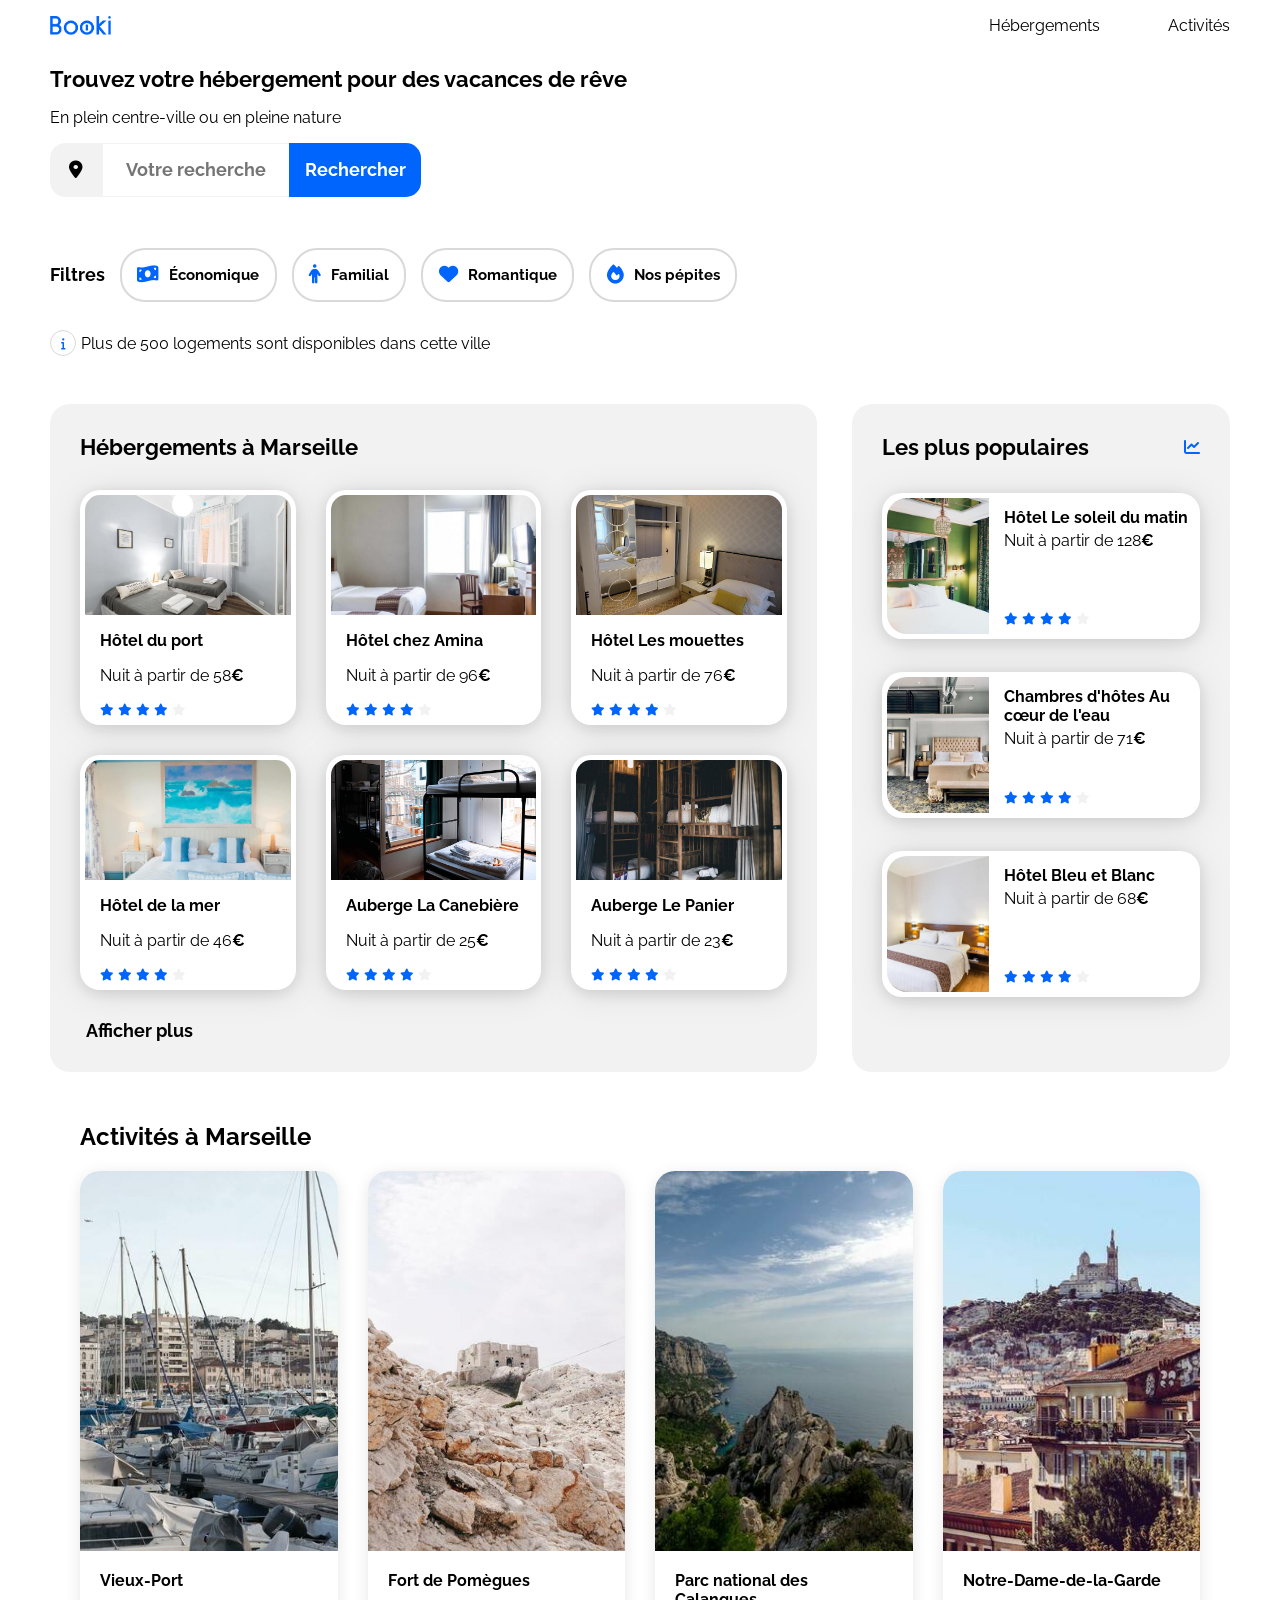
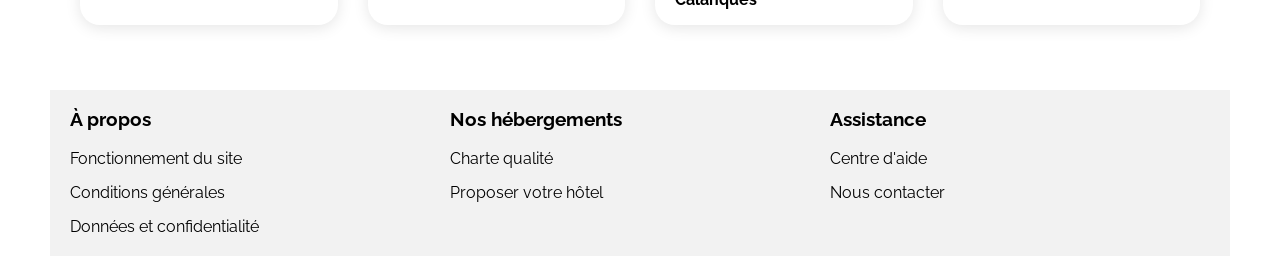
<file: projet 2/index.html>
<!DOCTYPE html>
<html lang="fr">

<head>
    <meta charset="UTF-8">
    <meta name="viewport" content="width=device-width, initial-scale=1.0">
    <title>Booki</title>
    <link rel="preconnect" href="https://fonts.googleapis.com">
    <link rel="preconnect" href="https://fonts.gstatic.com" crossorigin>
    <link href="https://fonts.googleapis.com/css2?family=Raleway:wght@400;500;700&display=swap" rel="stylesheet">
    <link rel="stylesheet" href="https://cdnjs.cloudflare.com/ajax/libs/font-awesome/6.2.1/css/all.min.css"
        integrity="sha512-MV7K8+y+gLIBoVD59lQIYicR65iaqukzvf/nwasF0nqhPay5w/9lJmVM2hMDcnK1OnMGCdVK+iQrJ7lzPJQd1w=="
        crossorigin="anonymous" referrerpolicy="no-referrer" />
    <link rel="stylesheet" href="./css/style.css">
</head>

<body>
    <div class="main-container">
        <header>
            <img src="./images/logo/Booki.png" alt="Booki">
            <nav>
                <ul class="navi">
                    <li><a href="#hebergements">Hébergements</a></li>
                    <li><a href="#activité-marseille">Activités</a></li>
                </ul>
            </nav>
        </header>
        <main>
            <div class="headline">
                <h1>Trouvez votre hébergement pour des vacances de rêve</h1>
                <p>En plein centre-ville ou en pleine nature</p>
            </div>
            <form>
                <div class="search-bar">
                    <div class="search-icone">
                        <i class="fa-solid fa-location-dot"></i>
                    </div>
                    <input type="text" placeholder="Votre recherche">
                    <button type="button" class="search-button">
                        <span class="button-text">Rechercher</span>
                        <span class="button-icon"><i class="fa-solid fa-magnifying-glass fa-lg"></i></span>
                    </button>
                </div>
            </form>
            <ul class="list-filtre">
                <li><span class="title">Filtres</span></li>
                <li class="filtre">
                    <i class="fa-solid fa-money-bill-wave fa-lg"></i>
                    Économique
                </li>
                <li class="filtre">
                    <i class="fa-solid fa-person fa-lg"></i>
                    Familial
                </li>
                <li class="filtre">
                    <i class="fa-solid fa-heart fa-lg"></i>
                    Romantique
                </li>
                <li class="filtre">
                    <i class="fa-solid fa-fire fa-lg"></i>
                    Nos pépites
                </li>
            </ul>
            <div class="info-nb">
                <span class="i">
                    <i class="fa-solid fa-info fa-xs"></i>
                </span>
                <p class="info">Plus de 500 logements sont disponibles dans cette ville</p>
            </div>

            <div class="hebergements-and-populaires">
                <section class="hebergements" id="hebergements">
                    <h2 class="section-title">Hébergements à Marseille</h2>
                    <div class="hebergement-card">
                        <a href="#">
                            <article class="card">
                                <img src="./images/hebergements/fred-kleber.jpg" alt="Image de la chambre d'hôtel montrant deux lits et une fenetre">
                                <div class="card-content">
                                    <div class="card-txt">
                                        <h3 class="card-title">Hôtel du port</h3>
                                        <p class="card-subtitle">Nuit à partir de 58<span class="euro">€</span></p>
                                    </div>
                                    <div class="card-rating">
                                        <i class="fa-xs fa-solid fa-star" aria-hidden="true"></i>
                                        <i class="fa-xs fa-solid fa-star" aria-hidden="true"></i>
                                        <i class="fa-xs fa-solid fa-star" aria-hidden="true"></i>
                                        <i class="fa-xs fa-solid fa-star" aria-hidden="true"></i>
                                        <i class="fa-xs fa-solid fa-star neutral-star" aria-hidden="true"></i>
                                        <span class="sr-only">Note de 4 sur 5</span>
                                    </div>
                                </div>
                            </article>
                        </a>
                        <a href="#">
                            <article class="card">
                                <img src="./images/hebergements/febrian-zakaria.jpg" alt="Image de la chambre d'hôtel montrant deux lits et un bureau">
                                <div class="card-content">
                                    <div class="card-txt">
                                        <h3 class="card-title">Hôtel chez Amina</h3>
                                        <p class="card-subtitle">Nuit à partir de 96<span class="euro">€</span></p>
                                    </div>
                                    <div class="card-rating">
                                        <i class="fa-xs fa-solid fa-star" aria-hidden="true"></i>
                                        <i class="fa-xs fa-solid fa-star" aria-hidden="true"></i>
                                        <i class="fa-xs fa-solid fa-star" aria-hidden="true"></i>
                                        <i class="fa-xs fa-solid fa-star" aria-hidden="true"></i>
                                        <i class="fa-xs fa-solid fa-star neutral-star" aria-hidden="true"></i>
                                        <span class="sr-only">Note de 4 sur 5</span>
                                    </div>
                                </div>
                            </article>
                        </a>
                        <a href="#">
                            <article class="card">
                                <img src="./images/hebergements/reisetopia.jpg" alt="Image de la chambre d'hôtel montrant un lit avec dressing">
                                <div class="card-content">
                                    <div class="card-txt">
                                        <h3 class="card-title">Hôtel Les mouettes</h3>
                                        <p class="card-subtitle">Nuit à partir de 76<span class="euro">€</span></p>
                                    </div>
                                    <div class="card-rating">
                                        <i class="fa-xs fa-solid fa-star" aria-hidden="true"></i>
                                        <i class="fa-xs fa-solid fa-star" aria-hidden="true"></i>
                                        <i class="fa-xs fa-solid fa-star" aria-hidden="true"></i>
                                        <i class="fa-xs fa-solid fa-star" aria-hidden="true"></i>
                                        <i class="fa-xs fa-solid fa-star neutral-star" aria-hidden="true"></i>
                                        <span class="sr-only">Note de 4 sur 5</span>
                                    </div>
                                </div>
                            </article>
                        </a>
                        <a href="#">
                            <article class="card">
                                <img src="./images/hebergements/annie-spratt.jpg" alt="Image de la chambre d'hôtel montrant un grand lit avec un tableau ambiance mer">
                                <div class="card-content">
                                    <div class="card-txt">
                                        <h3 class="card-title">Hôtel de la mer</h3>
                                        <p class="card-subtitle">Nuit à partir de 46<span class="euro">€</span></p>
                                    </div>
                                    <div class="card-rating">
                                        <i class="fa-xs fa-solid fa-star" aria-hidden="true"></i>
                                        <i class="fa-xs fa-solid fa-star" aria-hidden="true"></i>
                                        <i class="fa-xs fa-solid fa-star" aria-hidden="true"></i>
                                        <i class="fa-xs fa-solid fa-star" aria-hidden="true"></i>
                                        <i class="fa-xs fa-solid fa-star neutral-star" aria-hidden="true"></i>
                                        <span class="sr-only">Note de 4 sur 5</span>
                                    </div>
                                </div>
                            </article>
                        </a>
                        <a href="#">
                            <article class="card">
                                <img src="./images/hebergements/marcus-loke.jpg" alt="Image de la chambre montrant un lit superposé et deux fenêtres">
                                <div class="card-content">
                                    <div class="card-txt">
                                        <h3 class="card-title">Auberge La Canebière</h3>
                                        <p class="card-subtitle">Nuit à partir de 25<span class="euro">€</span></p>
                                    </div>
                                    <div class="card-rating">
                                        <i class="fa-xs fa-solid fa-star" aria-hidden="true"></i>
                                        <i class="fa-xs fa-solid fa-star" aria-hidden="true"></i>
                                        <i class="fa-xs fa-solid fa-star" aria-hidden="true"></i>
                                        <i class="fa-xs fa-solid fa-star" aria-hidden="true"></i>
                                        <i class="fa-xs fa-solid fa-star neutral-star" aria-hidden="true"></i>
                                        <span class="sr-only">Note de 4 sur 5</span>
                                    </div>
                                </div>
                            </article>
                        </a>
                        <a href="#">
                            <article class="card">
                                <img src="./images/hebergements/nicate-lee.jpg" alt="Image montrant une chambre comportant 2 lits superposés en bois">
                                <div class="card-content">
                                    <div class="card-txt">
                                        <h3 class="card-title">Auberge Le Panier</h3>
                                        <p class="card-subtitle">Nuit à partir de 23<span class="euro">€</span></p>
                                    </div>
                                    <div class="card-rating">
                                        <i class="fa-xs fa-solid fa-star" aria-hidden="true"></i>
                                        <i class="fa-xs fa-solid fa-star" aria-hidden="true"></i>
                                        <i class="fa-xs fa-solid fa-star" aria-hidden="true"></i>
                                        <i class="fa-xs fa-solid fa-star" aria-hidden="true"></i>
                                        <i class="fa-xs fa-solid fa-star neutral-star" aria-hidden="true"></i>
                                        <span class="sr-only">Note de 4 sur 5</span>
                                    </div>
                                </div>
                            </article>
                        </a>
                    </div>
                    <button type="button" class="load-more">Afficher plus</button>
                </section>
                <section class="populaires">
                    <div class="populaires-title">
                        <h2 class="section-title">Les plus populaires</h2>
                        <i class="fa-solid fa-chart-line" aria-hidden="true"></i>
                    </div>
                    <div class="populaires-cards">
                        <a href="#">
                            <article class="card">
                                <img src="./images/hebergements/emile-guillemot.jpg" alt="Image de la chambre d'hôtel montrant un lit avec un grand miroir au dessus">
                                <div class="card-content">
                                    <div class="card-txt">
                                        <h3 class="card-title">Hôtel Le soleil du matin</h3>
                                        <p class="card-subtitle">Nuit à partir de 128<span class="euro">€</span></p>
                                    </div>
                                    <div class="card-rating">
                                        <i class="fa-xs fa-solid fa-star" aria-hidden="true"></i>
                                        <i class="fa-xs fa-solid fa-star" aria-hidden="true"></i>
                                        <i class="fa-xs fa-solid fa-star" aria-hidden="true"></i>
                                        <i class="fa-xs fa-solid fa-star" aria-hidden="true"></i>
                                        <i class="fa-xs fa-solid fa-star neutral-star" aria-hidden="true"></i>
                                        <span class="sr-only">Note de 4 sur 5</span>
                                    </div>
                                </div>
                            </article>
                        </a>
                        <a href="#">
                            <article class="card">
                                <img src="./images/hebergements/aw-creative.jpg" alt="Image de la chambre d'hôtel moderne montrant une chambre spacieuse avec un grand lit">
                                <div class="card-content">
                                    <div class="card-txt">
                                        <h3 class="card-title">Chambres d'hôtes Au cœur de l'eau</h3>
                                        <p class="card-subtitle">Nuit à partir de 71<span class="euro">€</span></p>
                                    </div>
                                    <div class="card-rating">
                                        <i class="fa-xs fa-solid fa-star" aria-hidden="true"></i>
                                        <i class="fa-xs fa-solid fa-star" aria-hidden="true"></i>
                                        <i class="fa-xs fa-solid fa-star" aria-hidden="true"></i>
                                        <i class="fa-xs fa-solid fa-star" aria-hidden="true"></i>
                                        <i class="fa-xs fa-solid fa-star neutral-star" aria-hidden="true"></i>
                                        <span class="sr-only">Note de 4 sur 5</span>
                                    </div>
                                </div>
                            </article>
                        </a>
                        <a href="#">
                            <article class="card">
                                <img src="./images/hebergements/febrian-zakaria2.jpg" alt="Image de la chambre d'hôtel montrant un lit">
                                <div class="card-content">
                                    <div class="card-txt">
                                        <h3 class="card-title">Hôtel Bleu et Blanc</h3>
                                        <p class="card-subtitle">Nuit à partir de 68<span class="euro">€</span></p>
                                    </div>
                                    <div class="card-rating">
                                        <i class="fa-xs fa-solid fa-star" aria-hidden="true"></i>
                                        <i class="fa-xs fa-solid fa-star" aria-hidden="true"></i>
                                        <i class="fa-xs fa-solid fa-star" aria-hidden="true"></i>
                                        <i class="fa-xs fa-solid fa-star" aria-hidden="true"></i>
                                        <i class="fa-xs fa-solid fa-star neutral-star" aria-hidden="true"></i>
                                        <span class="sr-only">Note de 4 sur 5</span>
                                    </div>
                                </div>
                            </article>
                        </a>
                    </div>
                </section>
            </div>
            <section class="act-marseille" id="activité-marseille">
                <h2>Activités à Marseille</h2>
                <div class="act-mars">
                    <a href="#">
                        <article class="act-cards">
                            <img src="./images/activités/reno-laithienne.jpg" alt="Le Vieux port">
                            <h3 class="card-title">Vieux-Port</h3>
                        </article>
                    </a>
                    <a href="#">
                        <article class="act-cards">
                            <img src="./images/activités/paul-hermann.jpg" alt="Image du Fort de Pomègues">
                            <h3 class="card-title">Fort de Pomègues</h3>
                        </article>
                    </a>
                    <a href="#">
                        <article class="act-cards">
                            <img src="./images/activités/kilyan-sockalingum.jpg" alt="Image montrant un paysage rocheux avec un fond de mer">
                            <h3 class="card-title">Parc national des Calanques</h3>
                        </article>
                    </a>
                    <a href="#">
                        <article class="act-cards">
                            <img src="./images/activités/florian-wehde.jpg" alt="Image de la ville montrant Notre-Dame-de-la-Garde">
                            <h3 class="card-title">Notre-Dame-de-la-Garde</h3>
                        </article>
                    </a>
                </div>
            </section>
        </main>
        <footer>
            <div class="footer-column">
                <h3>À propos</h3>
                <ul>
                    <li><a href="#">Fonctionnement du site</a></li>
                    <li><a href="#">Conditions générales</a></li>
                    <li><a href="#">Données et confidentialité</a></li>
                </ul>
            </div>
            <div class="footer-column">
                <h3>Nos hébergements</h3>
                <ul>
                    <li><a href="#">Charte qualité</a></li>
                    <li><a href="#">Proposer votre hôtel</a></li>
                </ul>
            </div>
            <div class="footer-column">
                <h3>Assistance</h3>
                <ul>
                    <li><a href="#">Centre d'aide</a></li>
                    <li><a href="#">Nous contacter</a></li>
                </ul>
            </div>
        </footer>
    </div>
</body>
</html>
</file>
<file: projet 2/css/style.css>
* {
    font-family: 'Raleway', sans-serif;
}

body {
    margin: 0;
}

:root {
    --main-color: #0065FC;
    --main-bg-color: #F2F2F2;
    --filter-bg-color: #DEEBFF;
}

.fa-solid {
    color: var(--main-color);
}

.main-container {
    max-width: 1440px;
    padding: 0 50px;
    box-sizing: border-box;
    margin: 0 auto;
}

a {
    color: inherit;
    text-decoration: none;
}

.section-title {
    margin: 0;
    font-size: 22px;
}

.card {
    background-color: white;
    border-radius: 20px;
    padding: 5px;
    filter: drop-shadow(0px 3px 15px rgba(0, 0, 0, 0.1));
}

.card img {
    object-fit: cover;
}

.card-title {
    font-size: 16px;
}

.euro {
    font-weight: 700;
}

.neutral-star {
    color: var(--main-bg-color);
}

.hebergements-and-populaires {
    display: flex;
    justify-content: space-between;
}

.hebergements-and-populaires section {
    background-color: var(--main-bg-color);
    border-radius: 20px;
    padding: 30px;
    box-sizing: border-box;
}

.hebergements {
    width: 65%;
}

.populaires {
    width: 32%;
}

.populaires-title {
    display: flex;
    justify-content: space-between;
    align-items: center;
}

.populaires-cards .card {
    display: flex;
    margin-top: 33px;
}

.populaires-cards img {
    width: 33%;
    height: 136px;
    border-top-left-radius: 20px;
    border-bottom-left-radius: 20px;
}

.populaires-cards .card-content {
    width: 67%;
    padding-left: 15px;
    display: flex;
    flex-direction: column;
    justify-content: space-between;
    box-sizing: border-box;
}

.populaires-cards .card-title {
    margin-top: 10px;
    margin-bottom: 4px;
}

.populaires-cards .card-subtitle {
    margin: 0;
}

.populaires-cards .card-rating {
    margin-bottom: 5px;
}

.search-button .button-icon {
    display: none;
}

article.card {
    box-shadow: 0px 3px 15px 0px #0000001A;
}

.hebergement-card a {
    display: flex;
    flex: 1 1 calc((100% - 60px) / 3);
}

.hebergement-card {
    display: flex;
    flex-wrap: wrap;
    gap: 30px;
    margin-top: 30px;
}

.hebergement-card .card {
    display: flex;
    flex-direction: column;
    width: 100%;
    padding: 5px;
}

.hebergement-card .card img {
    width: 100%;
    height: 120px;
    object-fit: cover;
    border-radius: 15px 15px 0 0;
}

header {
    display: flex;
    justify-content: space-between;
    align-items: center;
}

header img {
    height: 19px;
    width: 61px;
}

nav ul li a:hover {
    border-top: 3px solid #0065FC;
    color: #0065FC;
}

nav ul li a {
    text-decoration: none;
    padding-top: 15px;
    border-top: 3px solid transparent;
}

ul.navi {
    display: flex;
    gap: 68px;
    list-style: none;
}

.search-bar {
    width: 377px;
    display: flex;
    align-items: center;
    padding-bottom: 35px;
}

.search-icone {
    display: flex;
    align-items: center;
    justify-content: center;
    background-color: #F2F2F2;
    width: 50px;
    border: 1px solid #F2F2F2;
    border-top-left-radius: 15px;
    border-bottom-left-radius: 15px;
    height: 52px;
    font-size: 18px;
}

.search-icone .fa-location-dot {
    color: rgb(0, 0, 0);
}

.search-bar input {
    display: flex;
    text-align: center;
    width: 182px;
    font-size: 18px;
    font-weight: 700;
    border-top: 1px solid #F2F2F2;
    border-bottom: 1px solid #F2F2F2;
    border-left: 1px solid #F2F2F2;
    border-right: none;
    outline: none;
    height: 50px;
}

.search-bar button {
    width: 132px;
    background-color: #0065FC;
    color: #FFFFFF;
    border: none;
    border-top-right-radius: 15px;
    border-bottom-right-radius: 15px;
    outline: none;
    height: 54px;
    font-size: 18px;
    font-weight: 700;
}

.search-button .fa-magnifying-glass {
    color: #ffffff;
}

.list-filtre {
    display: flex;
    align-items: center;
    gap: 15px;
    padding-left: 0;
    list-style: none;
}

.list-filtre .title {
    font-size: 18px;
    font-weight: 700;
}

.filtre {
    display: flex;
    align-items: center;
    gap: 10px;
    padding: 0 1.2vw;
    height: 50px;
    border-radius: 25px;
    border: 2px solid #D9D9D9;
    font-size: clamp(13px, 1.2vw, 17px);
    font-weight: 700;
}

.filtre .fa-solid {
    color: var(--main-color);
}

.filtre:hover {
    background-color: #DEEBFF;
}

.info-nb {
    display: flex;
    align-items: center;
    font-weight: 400;
    font-size: 16px;
    gap: 5px;
    padding-bottom: 35px;
}

.info-nb .fa-info {
    color: var(--main-color);
}

.i {
    display: flex;
    align-items: center;
    justify-content: center;
    border: 1px solid #D9D9D9;
    border-radius: 50%;
    width: 24px;
    height: 24px;
}

.load-more {
    background: none;
    border: none;
    cursor: pointer;
    font-weight: 700;
    display: flex;
    font-family: inherit;
    font-size: 18px;
    padding-top: 30px;
}

.headline h1 {
    font-size: 22px;
    font-weight: 700;
}

.act-mars {
    display: flex;
    flex-direction: row;
    gap: 30px;
}

.act-card {
    display: flex;
    flex-direction: column;
    overflow: hidden;
    border-top-left-radius: 20px;
    border-top-right-radius: 20px;
}

.act-mars a {
    flex: 1;
    display: flex;
    min-width: 0;
}

.act-cards img {
    width: 100%;
    height: 380px;
    object-fit: cover;
    border-radius: 20px 20px 0 0;
}

article.act-cards {
    width: 100%;
    box-shadow: 0px 3px 15px 0px #0000001A;
    border-radius: 20px;
}

footer {
    display: flex;
    background-color: #F2F2F2;
    margin-top: 35px;
    padding: 0px 20px 20px 20px;
}

footer ul {
    display: flex;
    flex-direction: column;
    margin: 0px;
    padding: 0px;
    list-style: none;
    gap: 15px;
}

section.act-marseille {
    padding: 30px;
}

.footer-column {
    flex: 1;
}

.act-mars .card-title {
    padding: 0px 20px;
}

.hebergement-card a .card .card-content {
    margin: 0px 15px;
}

@media (max-width: 1024px) {
    .hebergements-and-populaires {
        flex-direction: column;
        margin-bottom: 40px;
    }

    .hebergements {
        width: 100%;
    }

    .populaires {
        width: 100%;
        margin-top: 50px;
    }

    .populaires-cards {
        display: flex;
        flex-direction: row;
        justify-content: space-between;
    }

    .populaires-cards a {
        width: 30%;
    }

    .populaires-cards .card-title {
        font-size: 14px;
    }

    .populaires-cards .card-subtitle {
        font-size: 13px;
    }

    .act-mars .act-cards img {
        height: 200px;
    }
}

@media (max-width: 768px) {
    main {
        display: flex;
        flex-direction: column;
        width: 100%;
    }

    .main-container {
        margin: 0px;
        padding: 30px 0px 0px 0px;
    }

    body {
        margin: 0;
        width: 100%;
        overflow-x: hidden;
    }

    .hebergement-card {
        flex-direction: column;
    }

    .hebergement-card a {
        flex: 1 1 100%;
    }

    .act-mars {
        display: flex;
        flex-direction: column;
    }

    .search-bar {
        width: 100%;
    }

    header {
        display: flex;
        align-items: center;
        flex-direction: column;
        gap: 10px;
    }

    .headline h1 {
        margin: 0;
        padding: 0;
        font-size: 18px;
    }

    .headline p {
        margin-top: 8px;
        margin-bottom: 35px;
 
    }

    nav {
        width: 100%;
    }

    nav ul li a {
        flex-direction: row;
        font-size: 19px;
        width: 100%;
    }

    ul.navi {
        display: flex;
        gap: 0;
        width: 100%;
        margin: 0;
        padding: 0;
    }

    ul.navi li {
        display: flex;
        flex: 1;
    }

    nav ul li a:hover {
        border-top: none;
        border-bottom: 3px solid #0065FC;
        color: #0065FC;
    }

    nav ul li a {
        width: 100%;
        display: flex;
        justify-content: center;
        padding-top: 15px;
        padding-bottom: 15px;
    }

    .search-bar input {
        width: calc(100% - 40px - 100px);
    }

    .search-button .button-text {
        display: none;
    }

    .search-button .button-icon {
        display: inline;
        justify-content: center;
    }

    .search-bar button {
        width: 52px;
        border-radius: 15px;
    }

    .search-bar {
        width: 100%;
        padding: 0px 20px;
        display: flex;
    }

    div.headline {
        padding: 30px 20px 35px 20px;
    }

    .list-filtre {
        flex-wrap: wrap;
        padding: 0px 20px 35px;
        gap: 10px;
    }

    .list-filtre .filtre {
        font-size: 14px;
        width: calc(50% - 25px);
        padding: 0 12px;
        box-sizing: border-box;
    }

    .list-filtre li:first-child {
        width: 100%;
    }

    .info-nb {
        padding: 0px 20px;
    }

    .hebergements-and-populaires section {
        border-radius: 0px;
    }

    .populaires {
        display: flex;
        flex-wrap: wrap;
        flex-direction: row;
    }

    .populaires :first-child {
        flex: 1;
    }

    .populaires-cards {
        flex-direction: column;
        width: 100%;
        padding: 0px 20px;
    }

    .populaires-cards a {
        width: 100%;
    }

    .populaires-cards .card {
        width: 100%;
    }

    .populaires {
        order: -1;
    }

    .hebergements-and-populaires .hebergements {
        background-color: transparent;
        order: 1;
    }

    .act-cards {
        width: 100%;
    }

    .act-cards img {
        height: 141px;
    }

    footer {
        display: flex;
        flex-direction: column;
        gap: 50px;
    }

    ul.navi {
        border-bottom: 2px solid #D9D9D9;
    }

    ul.navi li:first-child a {
        border-bottom: 3px solid #0065FC;
        color: #0065FC;
        margin-bottom: -2px;
    }
}

@media (max-width: 365px) {
    .headline h1 {
        font-size: 16px;
    }
 
    .headline p {
        font-size: 13px;
    }
 
    nav ul li a {
        font-size: 15px;
    }
 
   .list-filtre li.filtre {
        font-size: 12px;
   }
    .list-filtre .title {
        font-size: 15px;
    }
 
    .section-title {
        font-size: 18px;
    }
}
</file>
